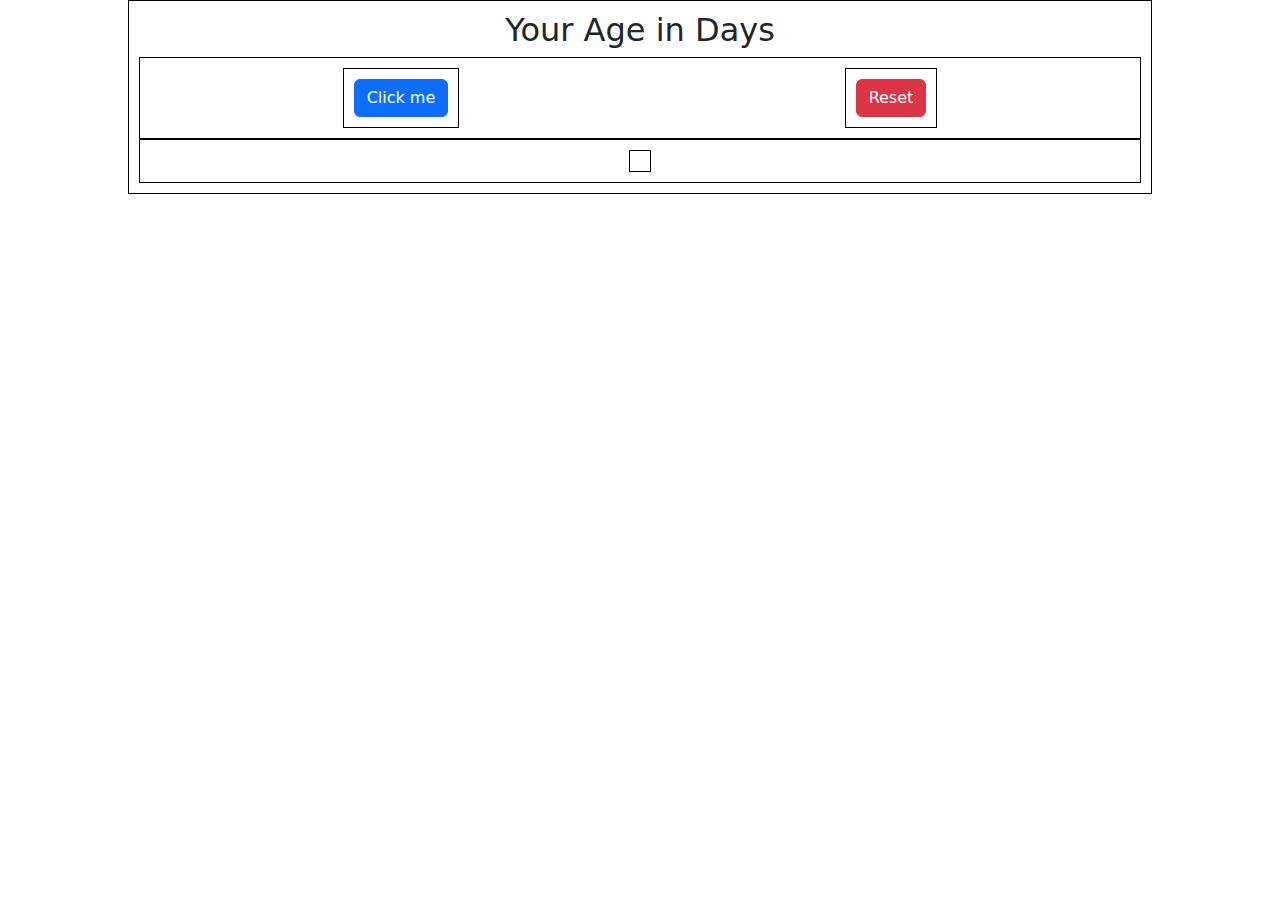
<file: Age in Days/index.html>
<html lang="en">

<head>
    <meta charset="UTF-8">
    <meta http-equiv="X-UA-Compatible" content="IE=edge">
    <meta name="viewport" content="width=device-width, initial-scale=1.0">
    <link rel="stylesheet" href="https://cdn.jsdelivr.net/npm/bootstrap@5.1.3/dist/css/bootstrap.min.css">
    <link rel="stylesheet" href="style.css">
    <title>Your Age in Days</title>
</head>

<body>
    <div class="container">
        <h2>Your Age in Days</h2>
        <div class="flex-box-container">
            <div>
                <button class="btn btn-primary" onClick="ageInDays()">Click me</button>
            </div>

            <div>
                <button class="btn btn-danger" onClick="delAge()">Reset</button>
            </div>
        </div>

        <div class="flex-box-container">
            <div id="flex-box-result"></div>
        </div>
    </div>
    <script src="script.js"></script>
</body>

</html>
</file>
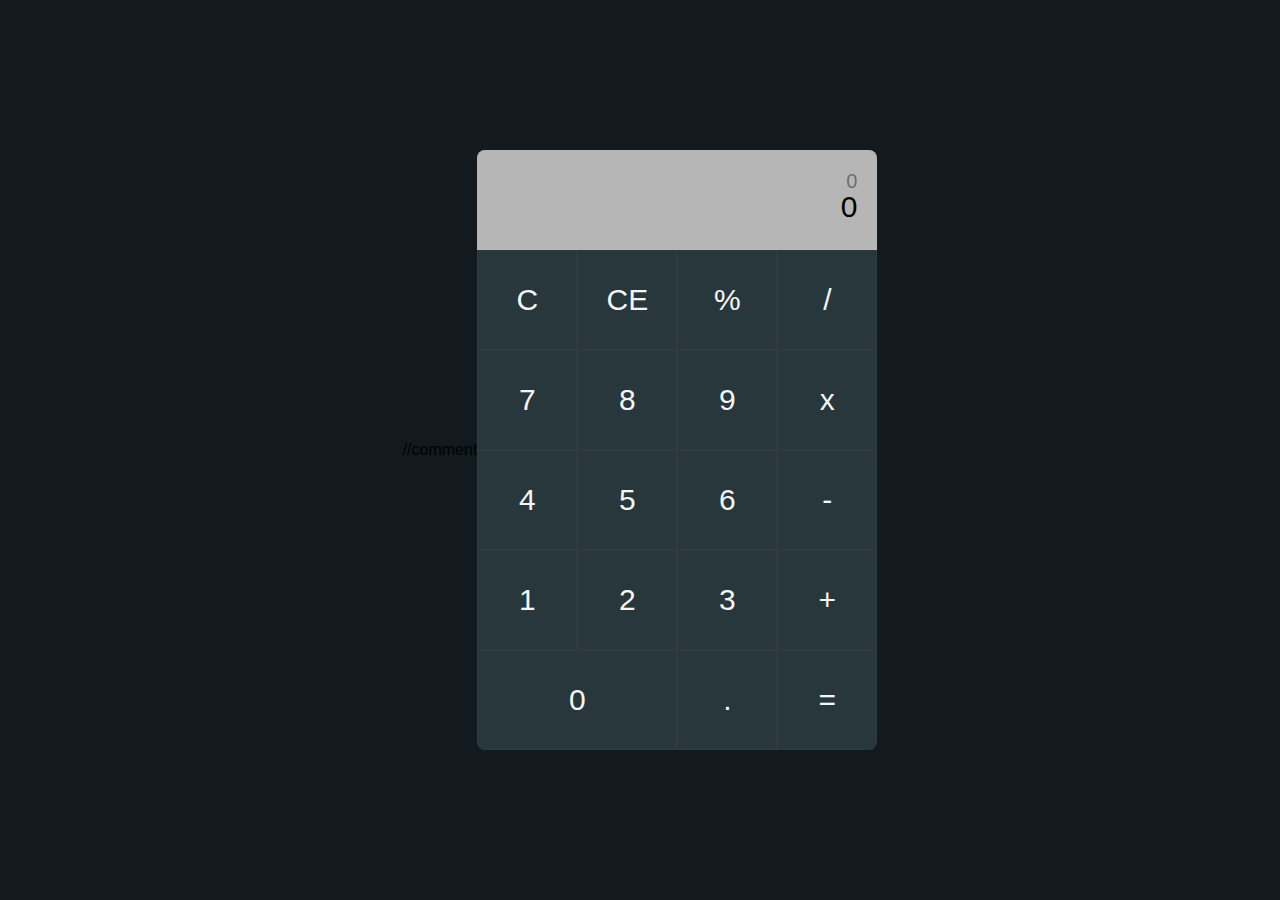
<file: Calculater JS/index.html>
<!DOCTYPE html>
<html lang="en">
<head>
  <meta charset="UTF-8">
  <meta name="viewport" content="width=device-width, initial-scale=1.0">
  <title>Calculator</title>
  <link rel="stylesheet" href="style.css">
</head>
<body>
  <section>
    //comment
    <div class="container">
      <div class="calculator">
        <div class="display">
          <div class="display-1">0</div>
          <div class="display-2">0</div>
          <div class="temp-result"></div>
        </div>
        <div class="all_button">
          <div class="button all-clear">C</div>
          <div class="button last-entity-clear">CE</div>
          <div class="button operation">%</div>
          <div class="button operation">/</div>
          <div class="button number">7</div>
          <div class="button number">8</div>
          <div class="button number">9</div>
          <div class="button operation">x</div>
          <div class="button number">4</div>
          <div class="button number">5</div>
          <div class="button number">6</div>
          <div class="button operation">-</div>
          <div class="button number">1</div>
          <div class="button number">2</div>
          <div class="button number">3</div>
          <div class="button operation">+</div>
          <div class="button btn-0 number">0</div>
          <div class="button number dot">.</div>
          <div class="button equal">=</div>
        </div>
      </div>
    </div>
  </section>
  <script src="./main.js"></script>
</body>
</html>
</file>
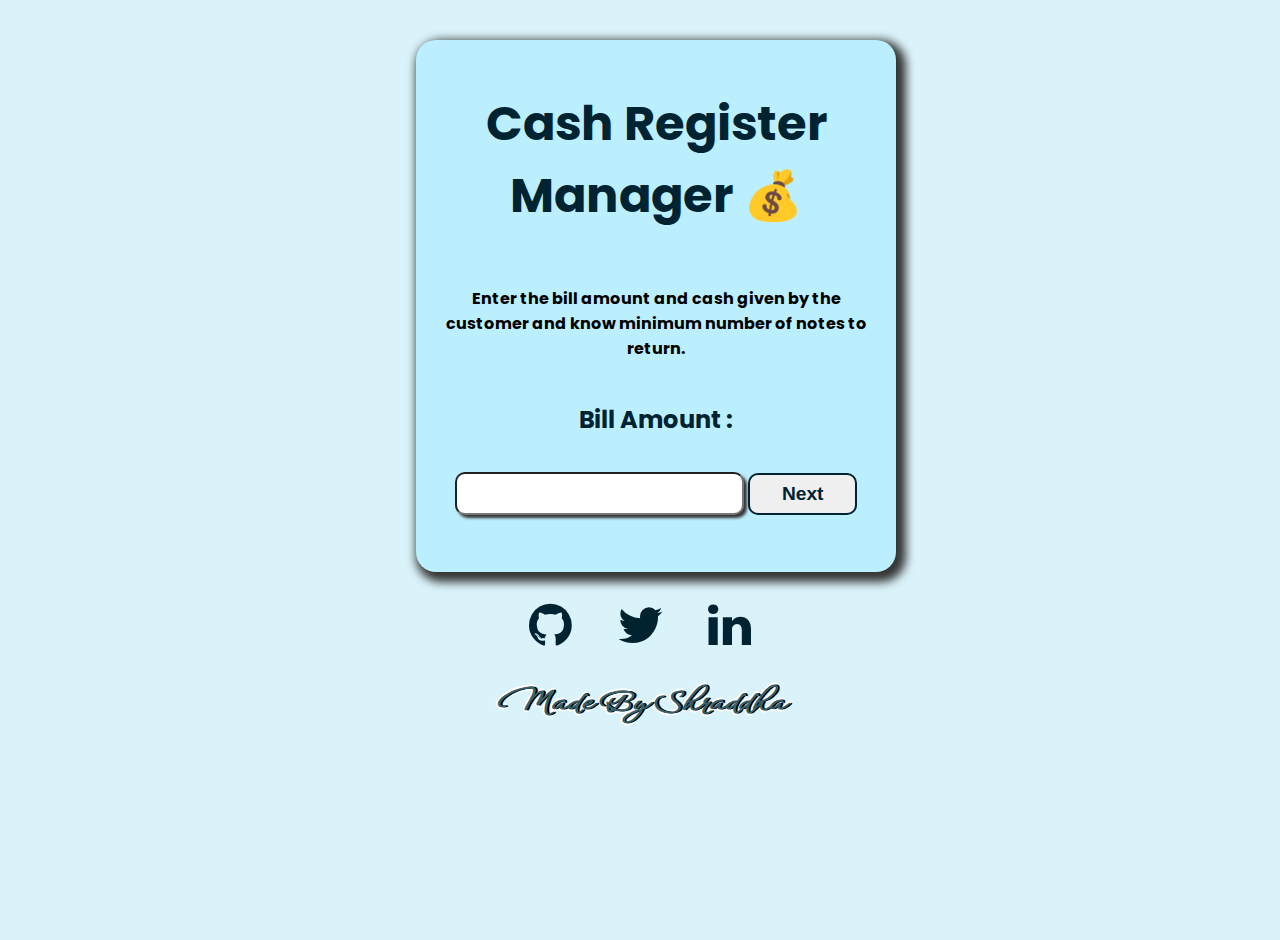
<file: Cash return calci/index.html>
<!DOCTYPE html>
<html lang="en">
  <head>
    <meta charset="UTF-8" />
    <meta http-equiv="X-UA-Compatible" content="IE=edge" />
    <meta name="viewport" content="width=device-width, initial-scale=1.0" />
    <title>💰Cash Register💰</title>

    <link rel="stylesheet" href="style.css" />
    <link rel="stylesheet" href="https://cdnjs.cloudflare.com/ajax/libs/font-awesome/4.7.0/css/font-awesome.min.css" />

  </head>

  <body>
    <div class="container">
      <h1 id="title">Cash Register Manager 💰</h1>
      <h4>
        Enter the bill amount and cash given by the customer and know minimum
        number of notes to return.
      </h4>

      <div>
        <h2 class="label">Bill Amount :</h2>
        <input id="bill-amount" type="number" />
        <button id="next-button">Next</button>
      </div>

      <br />

    <h2 class="cash-given-input">
      <div class="label">Cash Given :</div>
      <input id="cash-given" type="number" />
      <button id="check-button">Check</button>
    </h2>
      <div id="error-message"></div>

      <div class="returnChange">
        <div class="label">Return Change</div>
        <div id="output">
          <table>
            <tr>
              <th>No of Notes</th>
              <td class="no-of-notes"></td>
              <td class="no-of-notes"></td>
              <td class="no-of-notes"></td>
              <td class="no-of-notes"></td>
              <td class="no-of-notes"></td>
              <td class="no-of-notes"></td>
              <td class="no-of-notes"></td>
            </tr>
            <tr>
              <th>Notes</th>
              <td>2000</td>
              <td>500</td>
              <td>100</td>
              <td>20</td>
              <td>10</td>
              <td>5</td>
              <td>1</td>
            </tr>
          </table>
        </div>
      </div>
    </div>
    <script src="./app.js"></script>
  </body>
  <footer class="footer">
    <div class="footer-div">
        <p>
            <a href="https://github.com/shraddha15-creator" target="_blank">
                <i class="fa fa-github"></i>
            </a>
            <a href="https://twitter.com/shraddhaaa7" target="_blank">
                <i class="fa fa-twitter"></i>
            </a>
            <a href="https://www.linkedin.com/in/shraddha-muley-81886b1a9/" target="_blank">
                <i class="fa fa-linkedin"></i>
            </a>
        </p>
        <h1 id="me">Made By Shraddha</h1>
    </div>
</footer>
</html>
</file>
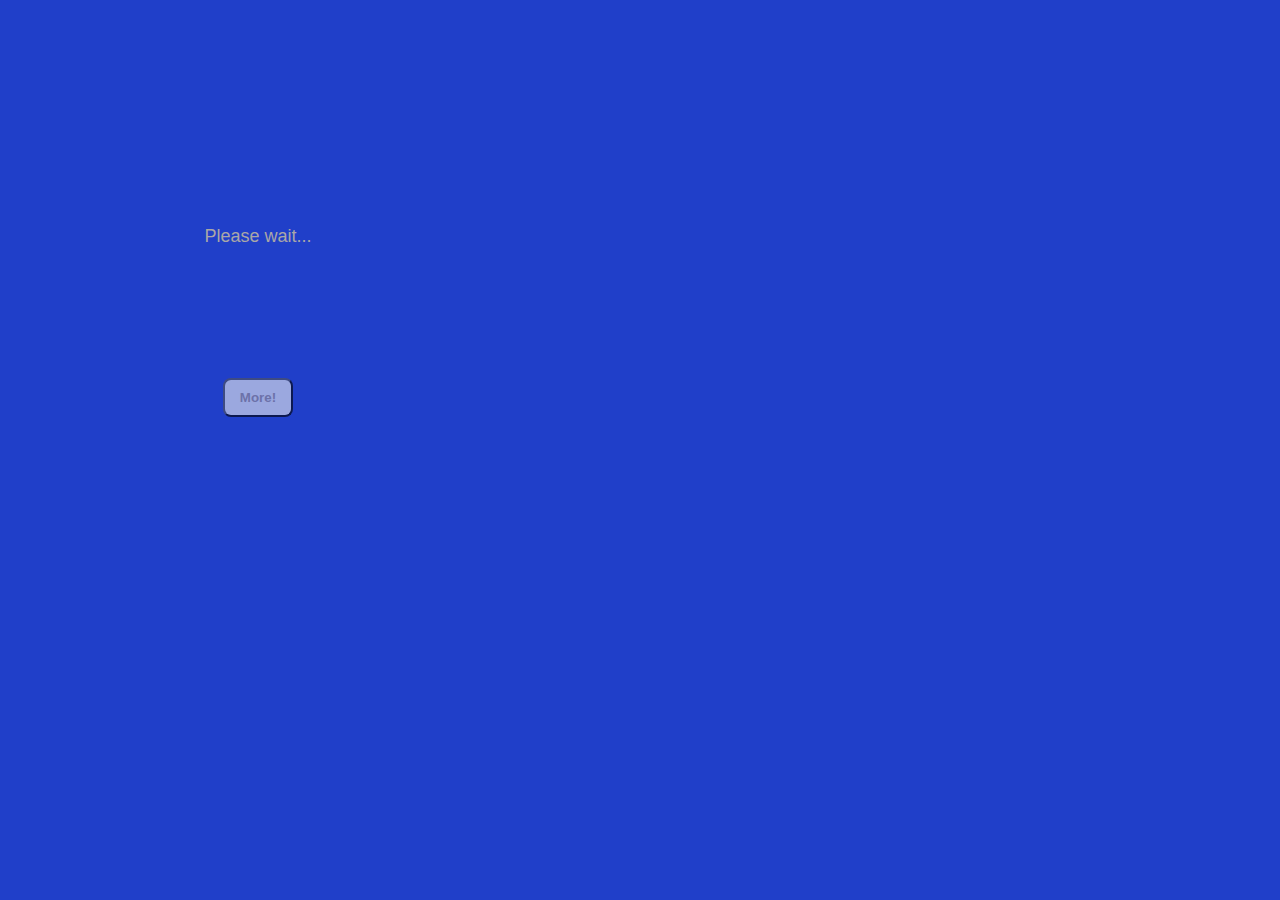
<file: Chrome Extension/index.html>
<!DOCTYPE html>

<html lang="en">
<head>
    <meta charset="UTF-8">
    <meta http-equiv="X-UA-Compatible" content="IE=edge">
    <meta name="viewport" content="width=device-width, initial-scale=1.0">
    <link rel="stylesheet" href="style.css">

    <title>Random Quote creater(RaNa)</title>


</head>

<body>
    <div
    class="container";>
    <div class="quotebox"><p id="quote">Please wait...</p>
       </div>
    <button id="btn">More!</button>
    </div>
    <script src="script.js"></script>
</body>
</html>
</file>
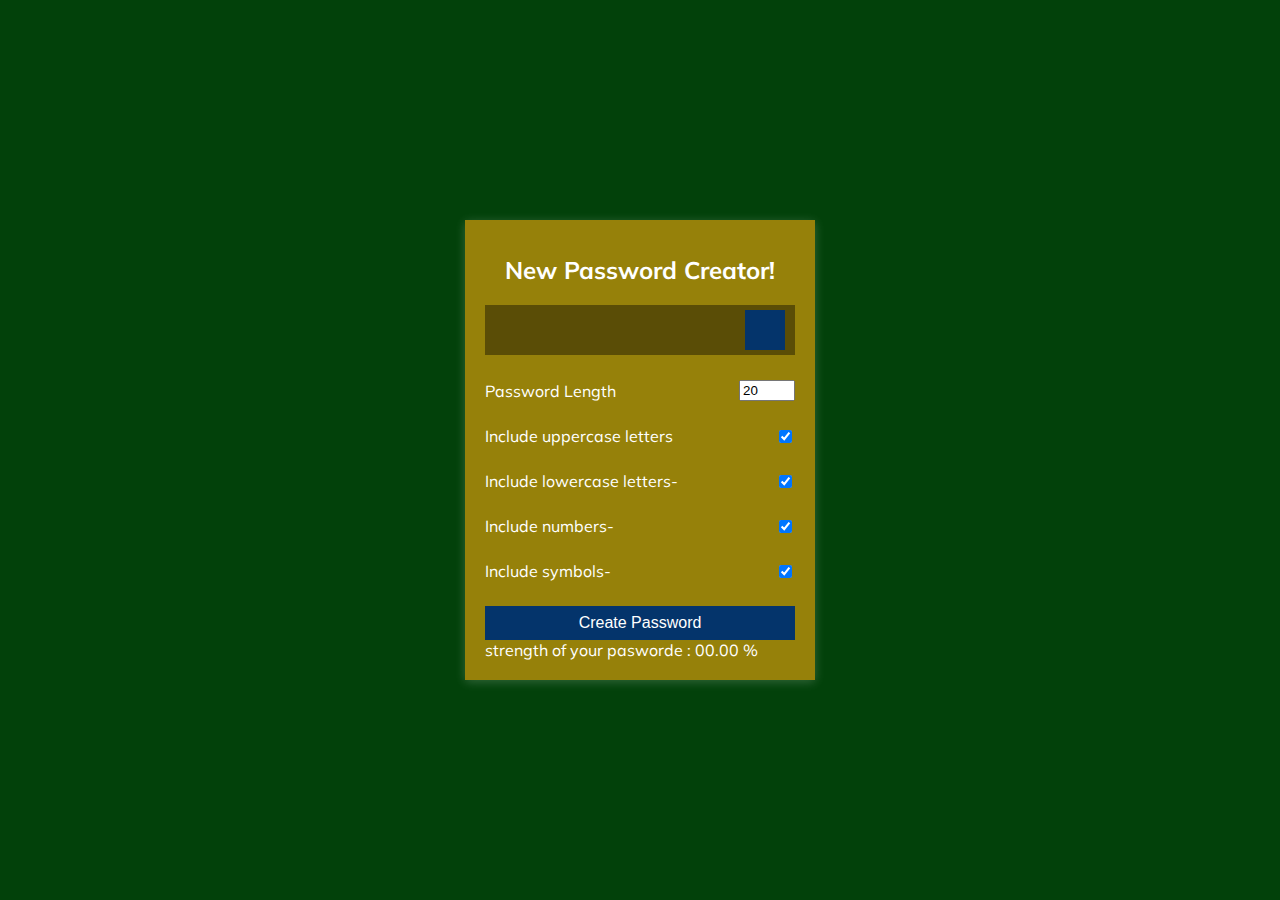
<file: create_new password/index.html>
<!DOCTYPE html>
<html lang="en">
  <head>
    <meta charset="UTF-8" />
    <meta name="viewport" content="width=device-width, initial-scale=1.0" />
    <link rel="stylesheet" href="https://cdnjs.cloudflare.com/ajax/libs/font-awesome/5.14.0/css/all.min.css" integrity="sha512-1PKOgIY59xJ8Co8+NE6FZ+LOAZKjy+KY8iq0G4B3CyeY6wYHN3yt9PW0XpSriVlkMXe40PTKnXrLnZ9+fkDaog==" crossorigin="anonymous" />
    <link rel="stylesheet" href="style.css" />
    <title>Password Generator</title>
  </head>
  <body>
    <div class="container">
      <h2>New Password Creator!</h2>
      <div class="result-container">
        <span id="result"></span>
        <button class="btn" id="clipboard">
          <i class="far fa-clipboard"></i>
        </button>
      </div>
      <div class="settings">
        <div class="setting">
          <label>Password Length</label>
          <input type="number" id="length" min="4" max="20" value="20">
        </div>
        <div class="setting">
          <label>Include uppercase letters</label>
          <input type="checkbox" id="uppercase" checked>
        </div>
        <div class="setting">
          <label>Include lowercase letters-</label>
          <input type="checkbox" id="lowercase" checked>
        </div>
        <div class="setting">
          <label>Include numbers-</label>
          <input type="checkbox" id="numbers" checked>
        </div>
        <div class="setting">
          <label>Include symbols-</label>
          <input type="checkbox" id="symbols" checked>
        </div>
      </div>

      <button class="btn btn-large" id="generate">
        Create Password
      </button>
      <div class="password-strength">
        <label id="strength">strength of your pasworde : 00.00 %</label>
      </div>
    </div>
    <script src="script.js"></script>
  </body>
</html>
</file>
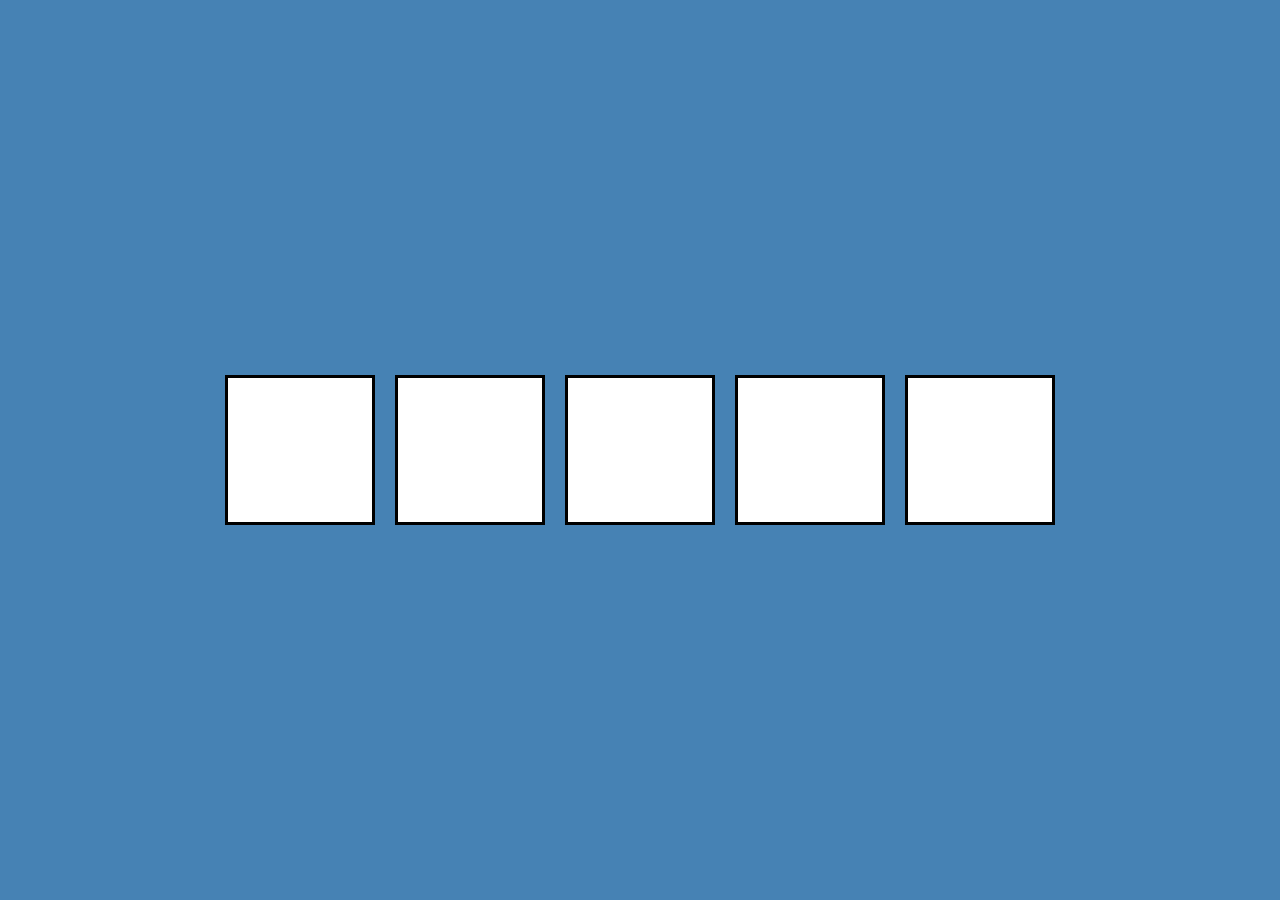
<file: Drag-and-Drop Pic Js/index.html>
<!DOCTYPE html>
<html lang="en">
  <head>
    <meta charset="UTF-8" />
    <meta name="viewport" content="width=device-width, initial-scale=1.0" />
    <link rel="stylesheet" href="style.css" />
    <title>Drag N Drop</title>
  </head>
  <body>
    <div class="empty">
      <div class="fill" draggable="true"></div>
    </div>
    <div class="empty"></div>
    <div class="empty"></div>
    <div class="empty"></div>
    <div class="empty"></div>

    <script src="script.js"></script>
  </body>
</html>
</file>
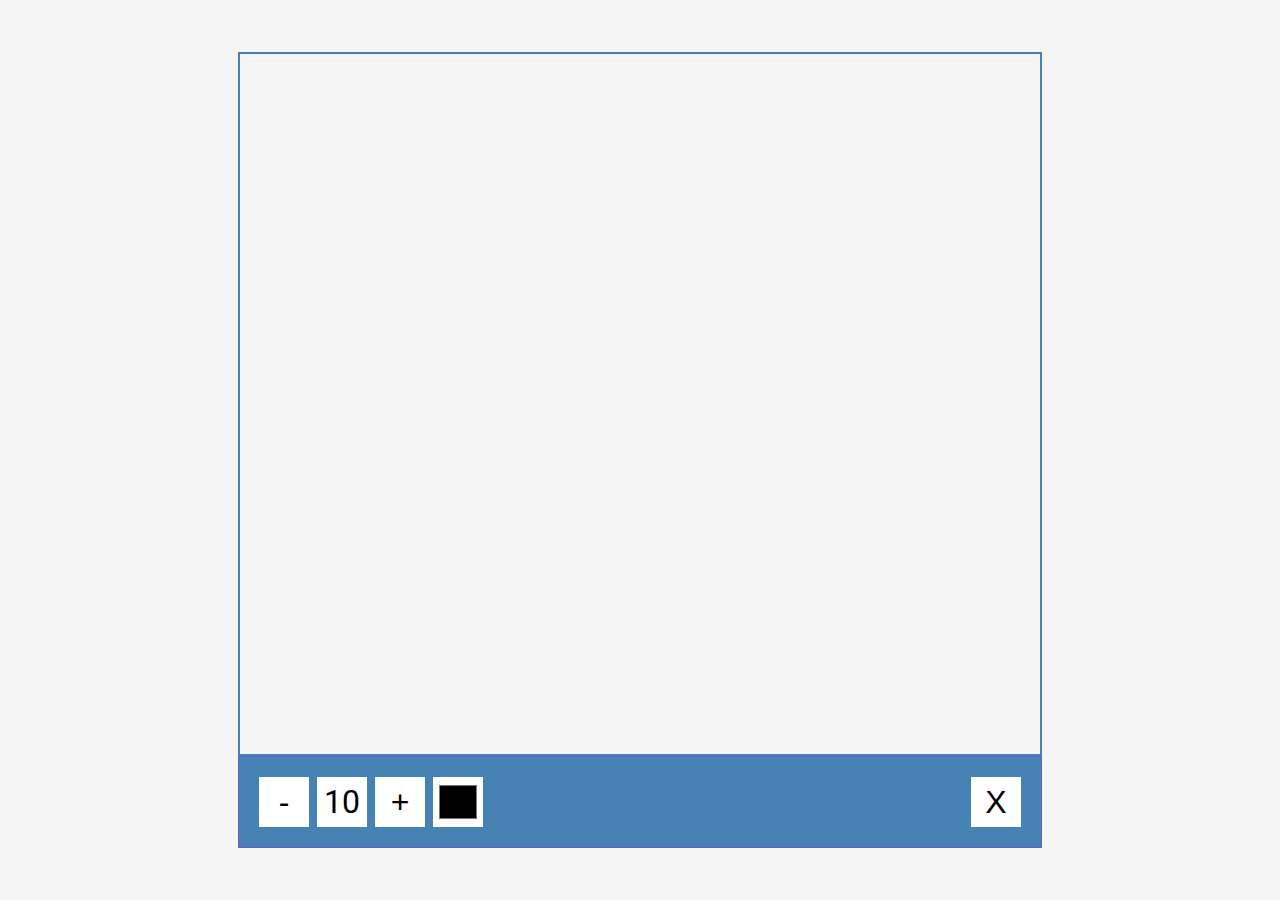
<file: Drawing-App/index.html>
<!DOCTYPE html>
<html lang="en">
  <head>
    <meta charset="UTF-8" />
    <meta name="viewport" content="width=device-width, initial-scale=1.0" />
    <link rel="stylesheet" href="style.css" />
    <title>Drawing App</title>
  </head>
  <body>
    <canvas id="canvas" width="800" height="700"></canvas>
    <div class="toolbox">
      <button id="decrease">-</button>
      <span id="size">10</span>
      <button id="increase">+</button>
      <input type="color" id="color">
      <button id="clear">X</button>
    </div>

    <script src="script.js"></script>
  </body>
</html>
</file>
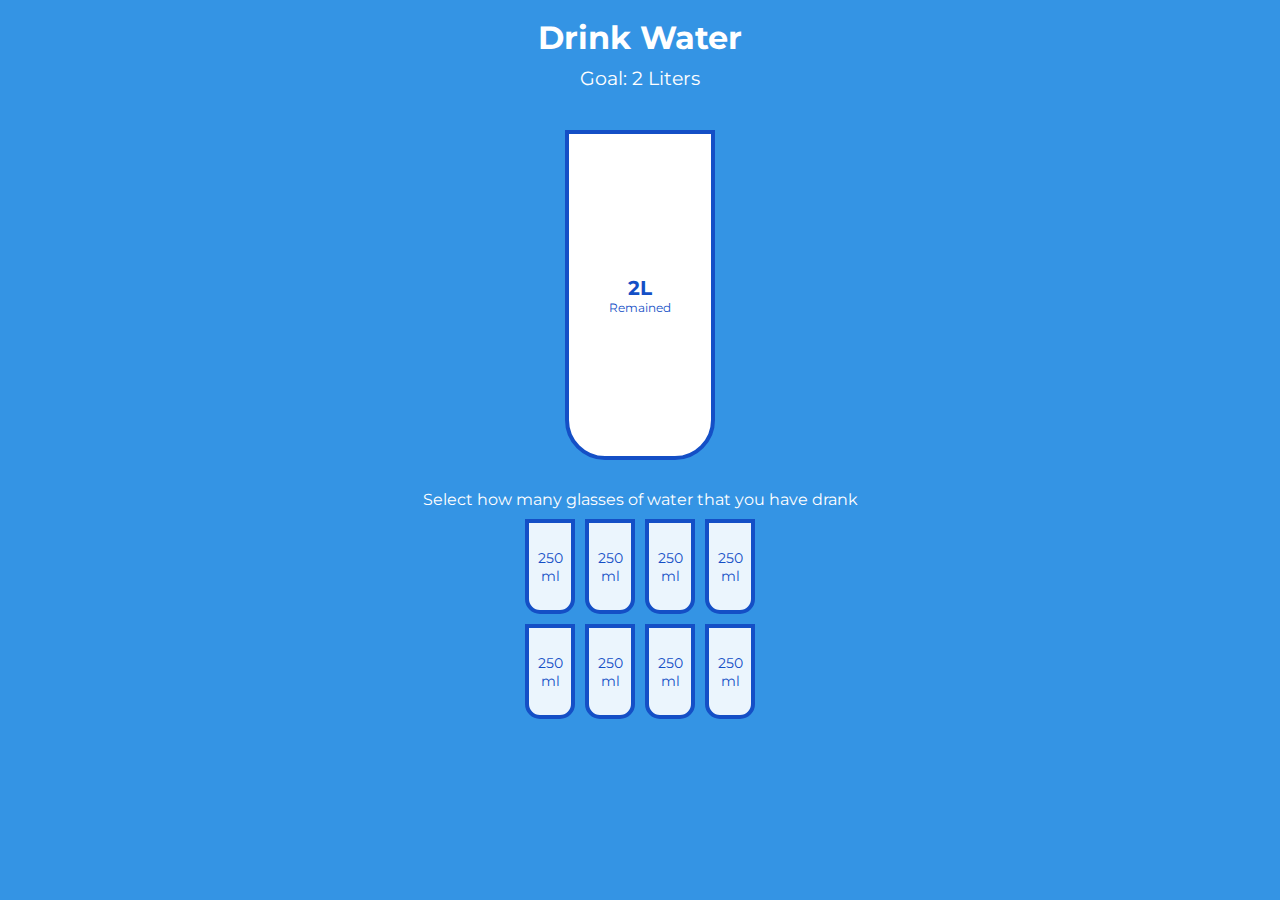
<file: Drink-water Using JS/index.html>
<!DOCTYPE html>
<html lang="en">
  <head>
    <meta charset="UTF-8" />
    <meta name="viewport" content="width=device-width, initial-scale=1.0" />
    <link rel="stylesheet" href="style.css" />
    <title>Drink Water</title>
  </head>
  <body>
    <h1>Drink Water</h1>
    <h3>Goal: 2 Liters</h3>

    <div class="cup">
      <div class="remained" id="remained">
        <span id="liters"></span>
        <small>Remained</small>
      </div>

      <div class="percentage" id="percentage"></div>
    </div>

    <p class="text">Select how many glasses of water that you have drank</p>

    <div class="cups">
      <div class="cup cup-small">250 ml</div>
      <div class="cup cup-small">250 ml</div>
      <div class="cup cup-small">250 ml</div>
      <div class="cup cup-small">250 ml</div>
      <div class="cup cup-small">250 ml</div>
      <div class="cup cup-small">250 ml</div>
      <div class="cup cup-small">250 ml</div>
      <div class="cup cup-small">250 ml</div>
    </div>

    <script src="script.js"></script>
  </body>
</html>
</file>
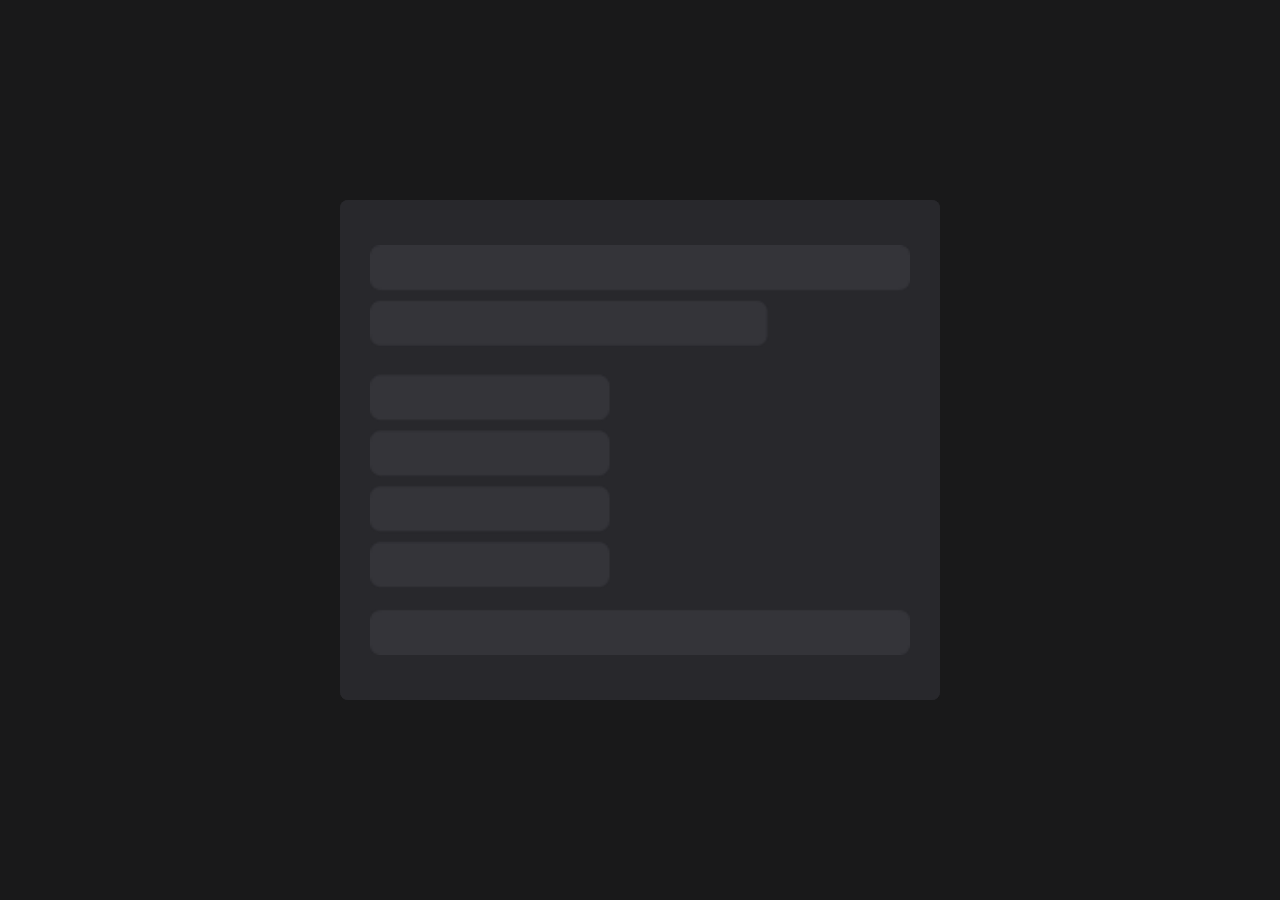
<file: Quiz App/index.html>
<!DOCTYPE html>
<html lang="en">
<head>
  <meta charset="UTF-8">
  <meta name="viewport" content="width=device-width, initial-scale=1.0">
  <title>Quiz App</title>
  <link rel="stylesheet" href="./style.css">
</head>
<body>
  <section>
    <div class="container">
      <div class="scoreBoard"><span class="score-num">0</span>/<span class="answered-num">0</span></div>
      <form id="quiz_form">
        <h1>Q: <span class="qus">This is a QusThis is a Qus?</span></h1>
        <div class="all_options">
          <!-- <div class="option">
            <input type="radio" id="option1" value="1" name="quiz">
            <label for="option1">This is option 1</label>
          </div> -->
        </div>
        <div class="buttons">
          <button type="submit">Submit</button>
        </div>
        
      </form>
    </div>
  </section>
  <script src="./main.js"></script>
</body>
</html>
</file>
<file: Age in Days/style.css>
.container {
    border: 1px solid black;
    padding: 10px;
    width: 80%;
    margin: 0 auto;
    text-align: center;
}

.flex-box-container {
    display: flex;
    border: 1px solid black;
    padding: 10px;
    justify-content: space-around;
    flex-wrap: wrap;
}

.flex-box-container div {
    display: flex;
    padding: 10px;
    border: 1px solid black;
}
</file>
<file: Calculater JS/style.css>
*{
  padding: 0;
  margin: 0;
  box-sizing: border-box;
}
html{
  font-family: 'Montserrat', sans-serif;
}
section{
  background-color: rgb(18, 26, 31);
  min-height: 100vh;
  width: 100%;
  display: flex;
  align-items: center;
  justify-content: center;
}
.container{
  width: 90%;
  max-width: 400px;
  background-color: rgb(39, 55, 59);
  border-radius: 8px;
  overflow: hidden;
}
.display{
  background-color: rgb(182, 182, 182);
  height: 100px;
  width: 100%;
  text-align: right;
  padding: 20px;
  font-size: 30px;
  position: relative;
}
.display-1{
  opacity: .4;
  font-size: 20px;
  height: 20px;
  overflow: hidden;
}
.temp-result{
  position: absolute;
  bottom: 0;
  left: 10;
  font-size: 20px;
  opacity: .4;
}
.all_button{
  color: whitesmoke;
  display: grid;
  grid-template:repeat(4, 1fr) / repeat(4, 1fr) ;
}
.button{
  border: .5px solid rgba(92, 92, 92, 0.137);
  height: 100px;
  width: 100%;
  display: flex;
  align-items: center;
  justify-content: center;
  font-size: 30px;
  cursor: pointer;
}
.button:hover{
  background-color: rgb(30, 43, 46);
}
.btn-0{
  grid-column: 1/3;
}
</file>
<file: Cash return calci/style.css>
@import url('https://fonts.googleapis.com/css2?family=Poppins&display=swap');
@import url('https://fonts.googleapis.com/css2?family=WindSong:wght@500&display=swap');

body{
    background-color:rgb(218, 243, 250) ;
    height: 100vh;
    max-width: 35%;
    font-family: 'Poppins', sans-serif;
    margin:auto;
    text-align: center;
    
}

.container {
    background-color: rgb(188, 239, 253);
    display:flex;
    flex-direction: column;
    width: 100%;
    border-radius: 20px;
    box-shadow: 5px 5px 10px 5px #353535;
    padding: 1rem;
    margin-top: 2.5rem;
}

h1 {
    font-size: 3rem;
    color:rgb(0, 35, 50);
}

p{
    color: rgb(0, 35, 50);
}

.label{
    color: rgb(0, 35, 50);
}

.container input{
    height: 0rem;
    font-size: 1.2rem;
    padding: 1.2rem;
    border-radius:10px;
    box-shadow:  3px 3px 3px #353535;
}

.container button{
    font-weight: bold;
    color: rgb(0, 35, 50);
    margin-top: 1rem;
    font-size: 1.2rem;
    padding: 0.5rem 2rem;
    border-radius: 10px;
    border: 2px solid rgb(0, 35, 50);
    cursor: pointer;
}



table{
    width: 100%;
    table-layout: fixed;
    box-shadow: 5px 5px 10px 5px #353535;
}

.no-of-notes{
    background-color: white;
    font-weight: bold;
}

.output table,th,td{
    border: 2px solid rgb(0, 35, 50);
    padding: 0.5rem;
}

.cash-given-input{
    display: none;
}
.returnChange{
    display:none;
}
#error-message{
    color: rgb(164, 6, 6);
    padding-top: 1rem;
}

.footer a {
    padding-inline: 1rem;
    font-size: 50px;
    color: rgb(0, 35, 50);
    text-decoration: none;
}

#me{
    font-size: 1.8em;
    color:#36606c;
    text-shadow: 2px 0 0 rgb(0, 0, 0), -2px 0 0 #fff, 0 2px 0 #fff, 0 -2px 0 #fff, 1px 1px #fff, -1px -1px 0 #fff, 1px -1px 0 #fff, -1px 1px 0 #fff;
    font-family: 'WindSong', cursive;
}
</file>
<file: Chrome Extension/style.css>
body {
    width: 500px;
    height: 500px;
    background-color:rgb(32, 63, 201);
    display: flex;
    justify-content: center;
    font-family: helvetica;
    font-size: 18px;
  }
  
  .container {
    margin: 200px auto;
    width: 400px;
    display: flex;
    flex-direction: column;
  }
  
  .quote-box {
    border: none;
    padding: 30px 20px;
    margin-bottom: 20px;
  }
  #quote {
    color: rgb(170, 167, 167);
    text-align: center;
  }
  #author {
    float: right;
    color: rgb(170, 167, 167);
    font-weight: bold;
    font-style: italic;
    margin-top: 10px;
  }
  
  #btn {
    align-self: center;
    position: fixed;
    margin-top:170px;
    border-radius: 8px;
    padding: 10px 15px;
    color: rgb(161, 148, 148);
    font-weight: bold;
    opacity: 0.6;
    display:inline-block;
    cursor: pointer;
    transition: 0.3s;
    
  }
  
  #btn:hover {
    opacity: 1;
  }
</file>
<file: create_new password/style.css>
@import url('https://fonts.googleapis.com/css?family=Muli&display=swap');

* {
  box-sizing: border-box;
}

body {
  background-color: #02410a;
  color: #fff;
  font-family: 'Muli', sans-serif;
  display: flex;
  flex-direction: column;
  align-items: center;
  justify-content: center;
  height: 100vh;
  overflow: hidden;
  padding: 10px;
  margin: 0;
}

h2 {
  margin: 15px 0 20px;
  text-align: center;
}

.container {
  background-color: #96810a;
  box-shadow: 0px 2px 10px rgba(255, 255, 255, 0.2);
  padding: 20px;
  width: 350px;
  max-width: 100%;
}

.result-container {
  background-color: rgba(0, 0, 0, 0.4);
  display: flex;
  justify-content: flex-start;
  align-items: center;
  position: relative;
  font-size: 18px;
  letter-spacing: 1px;
  padding: 12px 10px;
  height: 50px;
  width: 100%;
}

.result-container #result {
  word-wrap: break-word;
  max-width: calc(100% - 60px);
  overflow-y: scroll;
  height: 100%;
}

#result::-webkit-scrollbar {
  width: 1rem;
}

.result-container .btn {
  position: absolute;
  top: 5px;
  right: 10px;
  width: 40px;
  height: 40px;
  font-size: 20px;
}

.btn {
  border: aqua;
  background-color: #04346b;
  color: #fff;
  font-size: 16px;
  padding: 8px 12px;
  cursor: pointer;
}

.btn-large {
  display: block;
  width: 100%;
}

.setting {
  display: flex;
  justify-content: space-between;
  align-items: center;
  margin: 25px 0;
}
</file>
<file: Drag-and-Drop Pic Js/style.css>
* {
  box-sizing: border-box;
}

body {
  background-color: steelblue;
  display: flex;
  align-items: center;
  justify-content: center;
  height: 100vh;
  overflow: hidden;
  margin: 0;
}

.empty {
  height: 150px;
  width: 150px;
  margin: 10px;
  border: solid 3px black;
  background: white;
}

.fill {
  background-image: url('https://source.unsplash.com/random/150x150');
  height: 145px;
  width: 145px;
  cursor: pointer;
}

.hold {
  border: solid 5px #ccc;
}

.hovered {
  background-color: #333;
  border-color: white;
  border-style: dashed;
}

@media (max-width: 800px) {
  body {
    flex-direction: column;
  }
}
</file>
<file: Drawing-App/style.css>
@import url('https://fonts.googleapis.com/css2?family=Roboto:wght@400;700&display=swap');

* {
  box-sizing: border-box;
}

body {
  background-color: #f5f5f5;
  font-family: 'Roboto', sans-serif;
  display: flex;
  flex-direction: column;
  align-items: center;
  justify-content: center;
  height: 100vh;
  margin: 0;
}

canvas {
  border: 2px solid steelblue;
}

.toolbox {
  background-color: steelblue;
  border: 1px solid slateblue;
  display: flex;
  width: 804px;
  padding: 1rem;
}

.toolbox > * {
  background-color: #fff;
  border: none;
  display: inline-flex;
  align-items: center;
  justify-content: center;
  font-size: 2rem;
  height: 50px;
  width: 50px;
  margin: 0.25rem;
  padding: 0.25rem;
  cursor: pointer;
}

.toolbox > *:last-child {
  margin-left: auto;
}
</file>
<file: Drink-water Using JS/style.css>
@import url('https://fonts.googleapis.com/css?family=Montserrat:400,600&display=swap');

:root {
  --border-color: #144fc6;
  --fill-color: #6ab3f8;
}

* {
  box-sizing: border-box;
}

body {
  background-color: #3494e4;
  color: #fff;
  font-family: 'Montserrat', sans-serif;
  display: flex;
  flex-direction: column;
  align-items: center;
  margin-bottom: 40px;
}

h1 {
  margin: 10px 0 0;
}

h3 {
  font-weight: 400;
  margin: 10px 0;
}

.cup {
  background-color: #fff;
  border: 4px solid var(--border-color);
  color: var(--border-color);
  border-radius: 0 0 40px 40px;
  height: 330px;
  width: 150px;
  margin: 30px 0;
  display: flex;
  flex-direction: column;
  overflow: hidden;
}

.cup.cup-small {
  height: 95px;
  width: 50px;
  border-radius: 0 0 15px 15px;
  background-color: rgba(255, 255, 255, 0.9);
  cursor: pointer;
  font-size: 14px;
  align-items: center;
  justify-content: center;
  text-align: center;
  margin: 5px;
  transition: 0.3s ease;
}

.cup.cup-small.full {
  background-color: var(--fill-color);
  color: #fff;
}

.cups {
  display: flex;
  flex-wrap: wrap;
  align-items: center;
  justify-content: center;
  width: 280px;
}

.remained {
  display: flex;
  flex-direction: column;
  align-items: center;
  justify-content: center;
  text-align: center;
  flex: 1;
  transition: 0.3s ease;
}

.remained span {
  font-size: 20px;
  font-weight: bold;
}

.remained small {
  font-size: 12px;
}

.percentage {
  background-color: var(--fill-color);
  display: flex;
  align-items: center;
  justify-content: center;
  font-weight: bold;
  font-size: 30px;
  height: 0;
  transition: 0.3s ease;
}

.text {
  text-align: center;
  margin: 0 0 5px;
}
</file>
<file: Quiz App/style.css>
@import url('https://fonts.googleapis.com/css2?family=Nunito:wght@600&display=swap');
*{
  padding: 0;
  margin: 0;
  box-sizing: border-box;
}
html{
  font-family: 'Nunito', sans-serif;
  font-size: 20px;
}

section{
  min-height: 100vh;
  width: 100%;
  background-color: rgb(25, 25, 26);
  display: flex;
  align-items: center;
  justify-content: center;
}

.container{
  background-color: rgb(40, 40, 44);
  padding: 50px 30px 30px 30px;
  width: 90%;
  max-width: 600px;
  min-height: 500px;
  border-radius: 8px;
  color: aliceblue;
  position: relative;
  overflow: hidden;
}
.container .scoreBoard{
  position: absolute;
  top: 20px;
  right: 20px;
}
form h1{
  font-size: 1.4rem;
  line-height: 2rem;
  margin-bottom: 2rem;
}

form .option{
  font-size: 1.2rem;
  margin: 10px 0 0 10px;
  padding: 10px;
  transition: .3s ease background-color;
  border-radius: 4px;
  width: 100%;
  display: flex;
  align-items: center;
  justify-content: stretch;
}
form .option label{
  width: 100%;
  margin-left: 10px ;
  cursor: pointer;
  justify-self: stretch;
}
form .option:hover{
  background-color: rgb(23, 23, 24);
}
form .option input[type="radio"]:checked + label{
  color: rgb(0, 238, 255);
}
form .option.correct{
  background-color: green;
}
form button,
.container .result-overlay button{
  width: 100%;
  margin-top: 20px;
  padding: 10px;
  font-size: 1.3rem;
  font-family: 'Montserrat';
  background-color: rgb(98, 100, 105);
  border: none;
  outline: none;
  color: rgb(20, 20, 20);
  cursor: pointer;
  transition: .3s ease background-color;
}
button:hover,
.container .result-overlay button:hover{
  background-color: rgb(145, 148, 155);
}
.finish-btn, .next-btn{
  width: 50%;
  display: inline-block;
}
.finish-btn{
  border-right: 1px solid black;
}
.next-btn{
  border-left: 1px solid black;
}

.container .result-overlay{
  position: absolute;
  top: 0;
  left: 0;
  height: 100%;
  width: 100%;
  background-color: rgb(40, 40, 44);
  text-align: center;
  display: flex;
  align-items:center ;
  justify-content: center;
  flex-direction: column;
}
.container .result-overlay .final-result{
  font-size: 5rem;
}
.container .placeholder{
  position: absolute;
  top: 0;
  left: 0;
  height: 100%;
  width: 100%;
  background-image: url(./placeholder.png);
  background-color: rgb(40, 40, 44);
  background-position: center;
  background-size: 90%;
  background-repeat: no-repeat;
}

@media (max-width: 768px){
  html{
    font-size: 17px;
  }
  .container form h1{
    font-size: 1.5rem;
  } 
}
</file>
